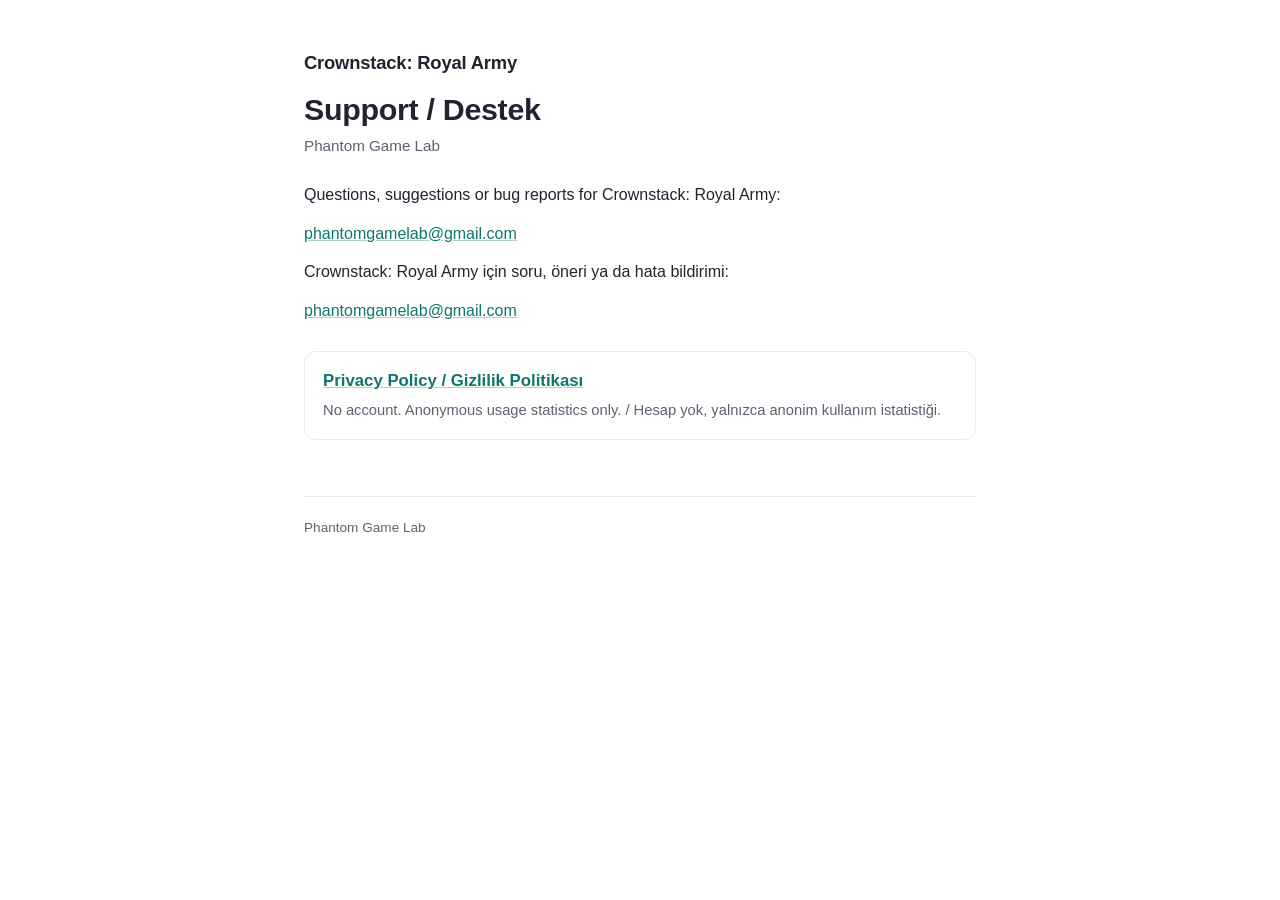
<file: docs/index.html>
<!doctype html>
<html lang="en">
<head>
<meta charset="utf-8" />
<meta name="viewport" content="width=device-width, initial-scale=1" />
<title>Crownstack: Royal Army — Support</title>
<link rel="stylesheet" href="style.css" />
</head>
<body>
<div class="page">
  <header class="top">
    <span class="brand">Crownstack: Royal Army</span>
  </header>
  <h1>Support / Destek</h1>
  <p class="updated">Phantom Game Lab</p>

  <p>Questions, suggestions or bug reports for Crownstack: Royal Army:</p>
  <p><a href="mailto:phantomgamelab@gmail.com">phantomgamelab@gmail.com</a></p>
  <p>Crownstack: Royal Army için soru, öneri ya da hata bildirimi:</p>
  <p><a href="mailto:phantomgamelab@gmail.com">phantomgamelab@gmail.com</a></p>

  <div class="card-links">
    <a href="privacy.html">
      <div class="title">Privacy Policy / Gizlilik Politikası</div>
      <div class="desc">No account. Anonymous usage statistics only. / Hesap yok, yalnızca anonim kullanım istatistiği.</div>
    </a>
  </div>

  <footer class="bottom">Phantom Game Lab</footer>
</div>
</body>
</html>
</file>
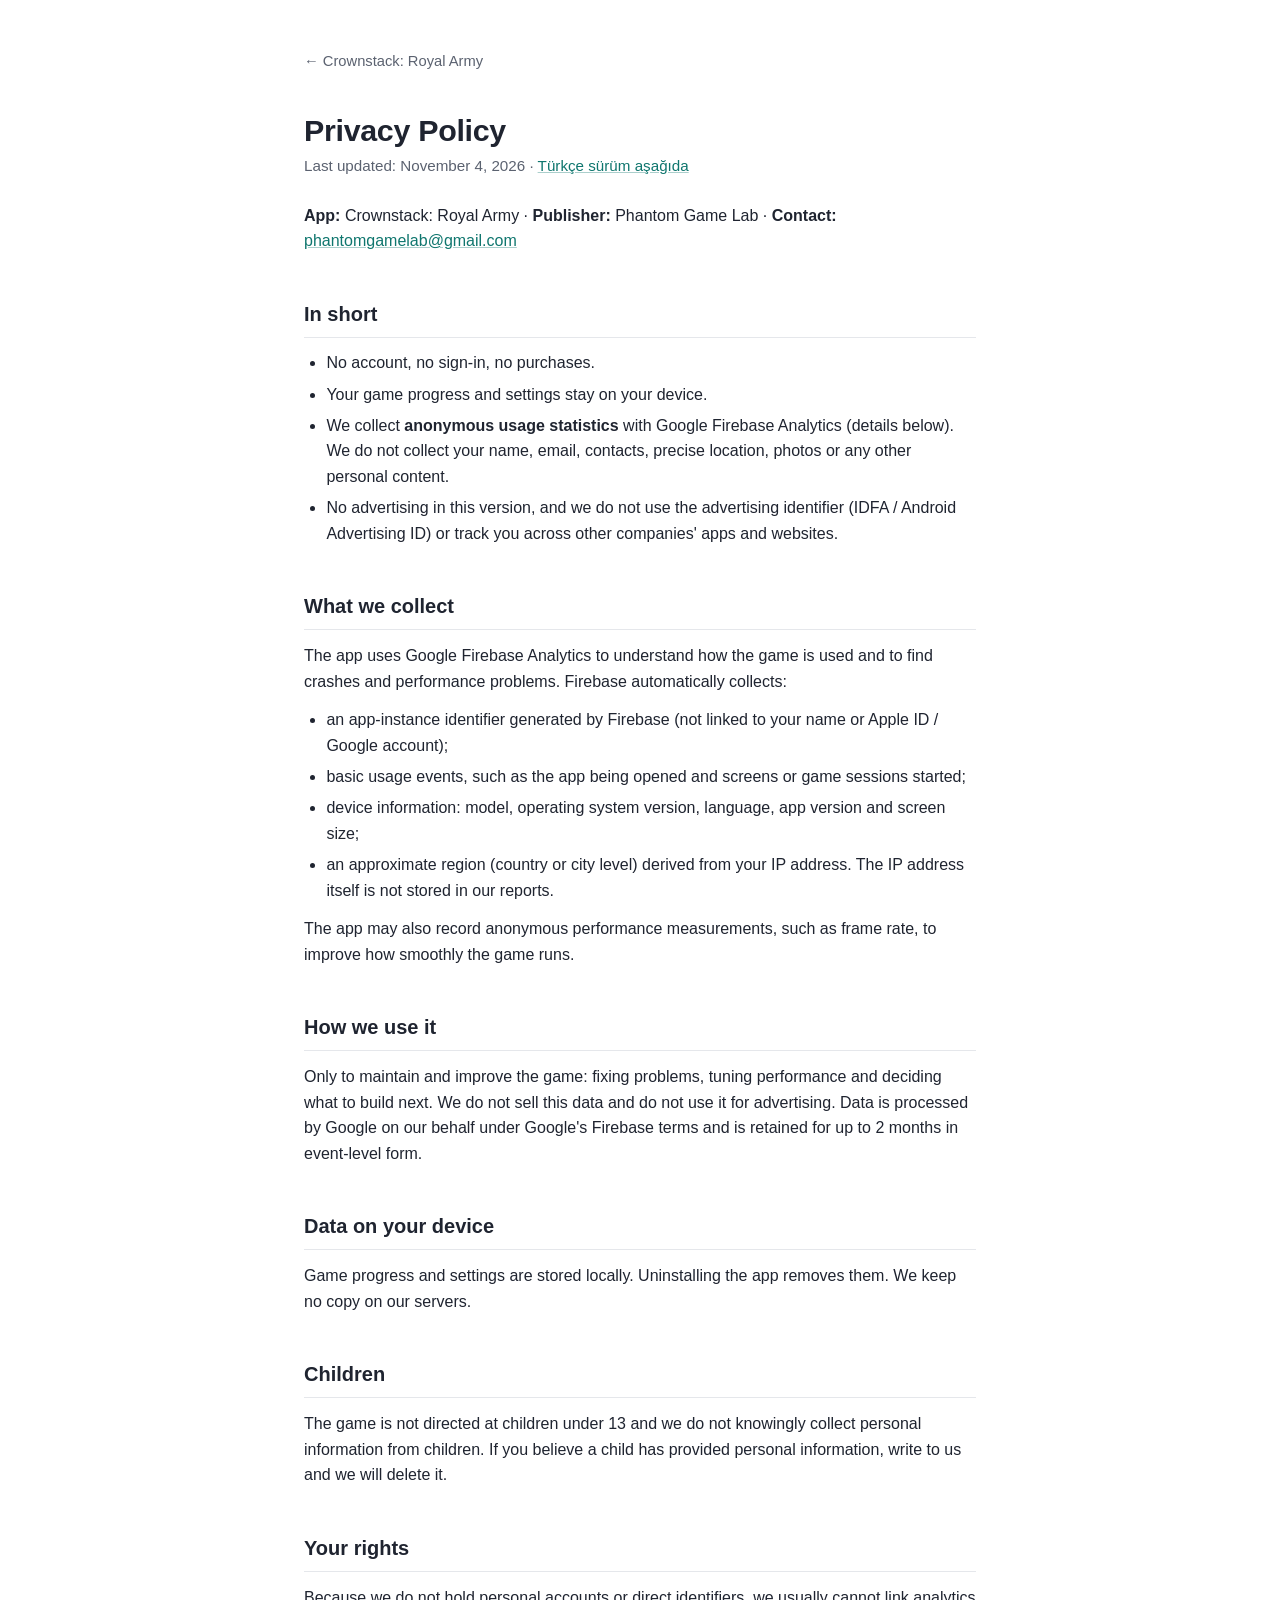
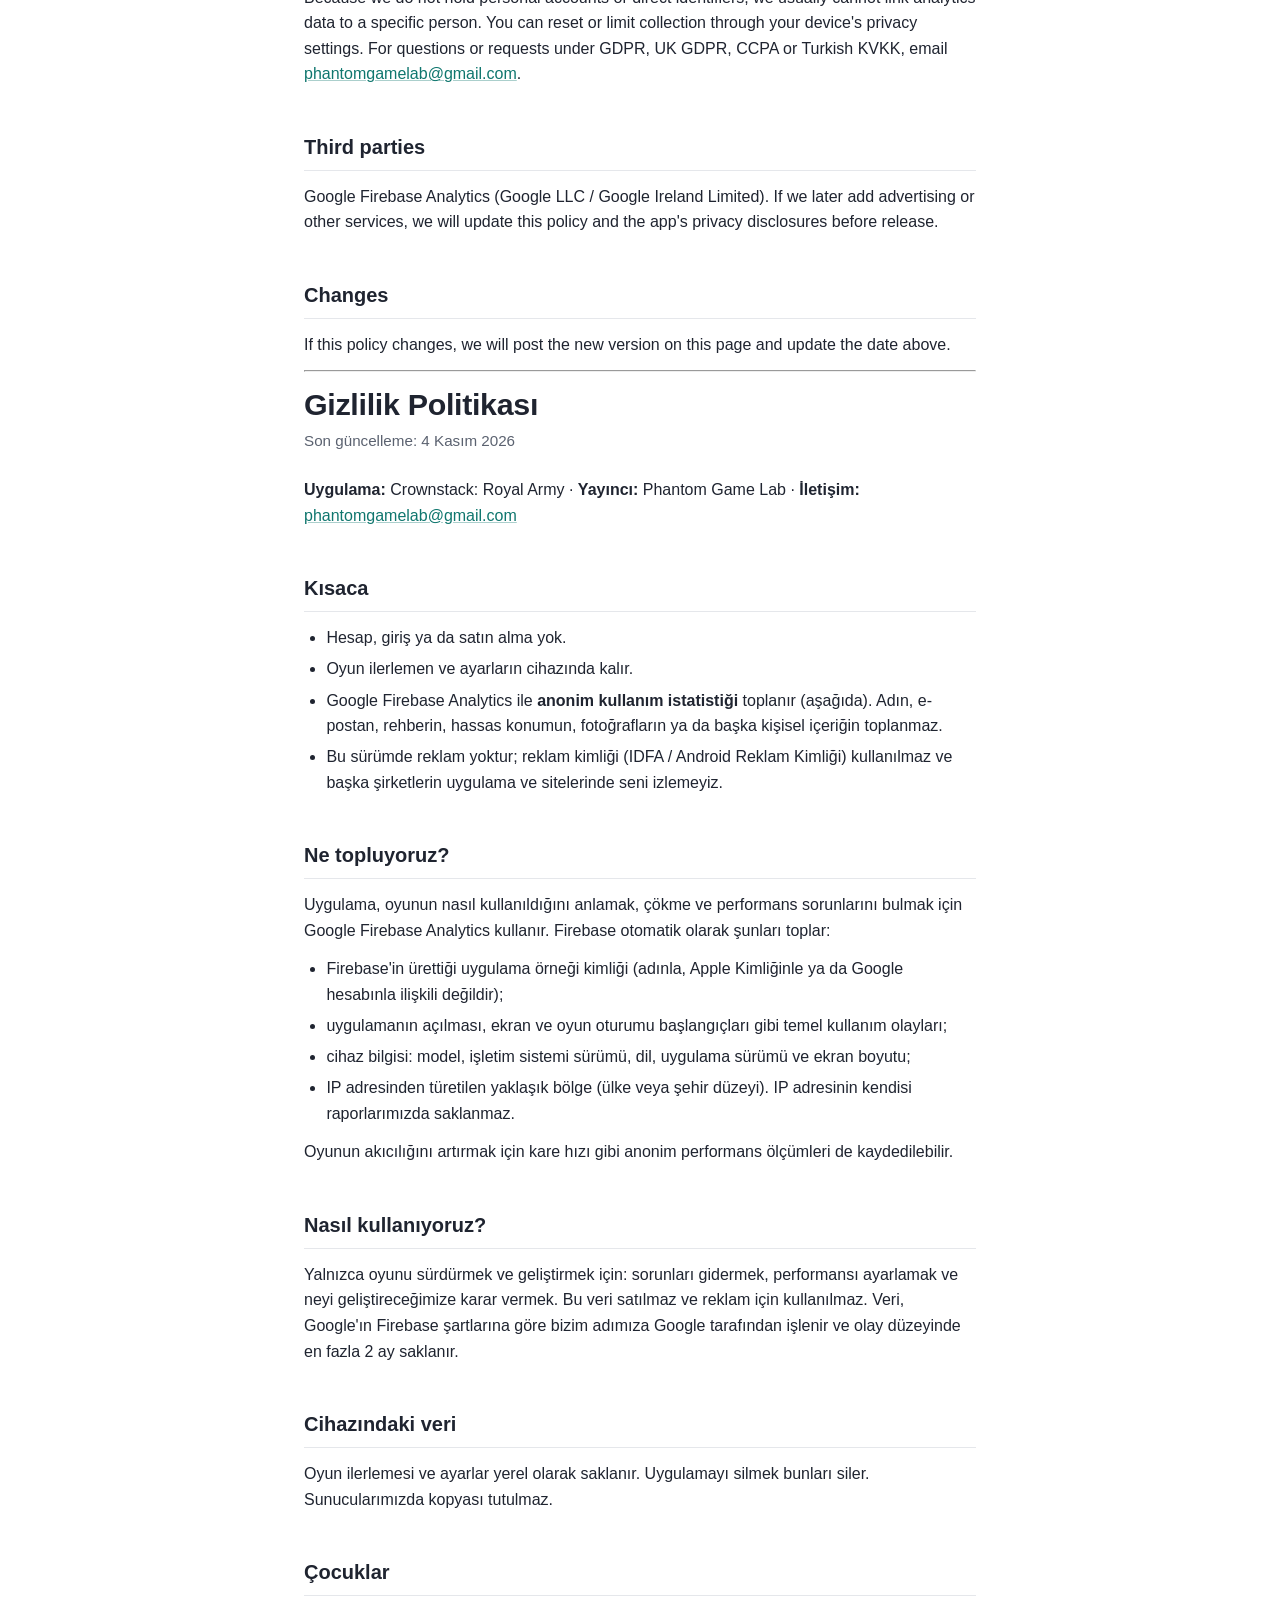
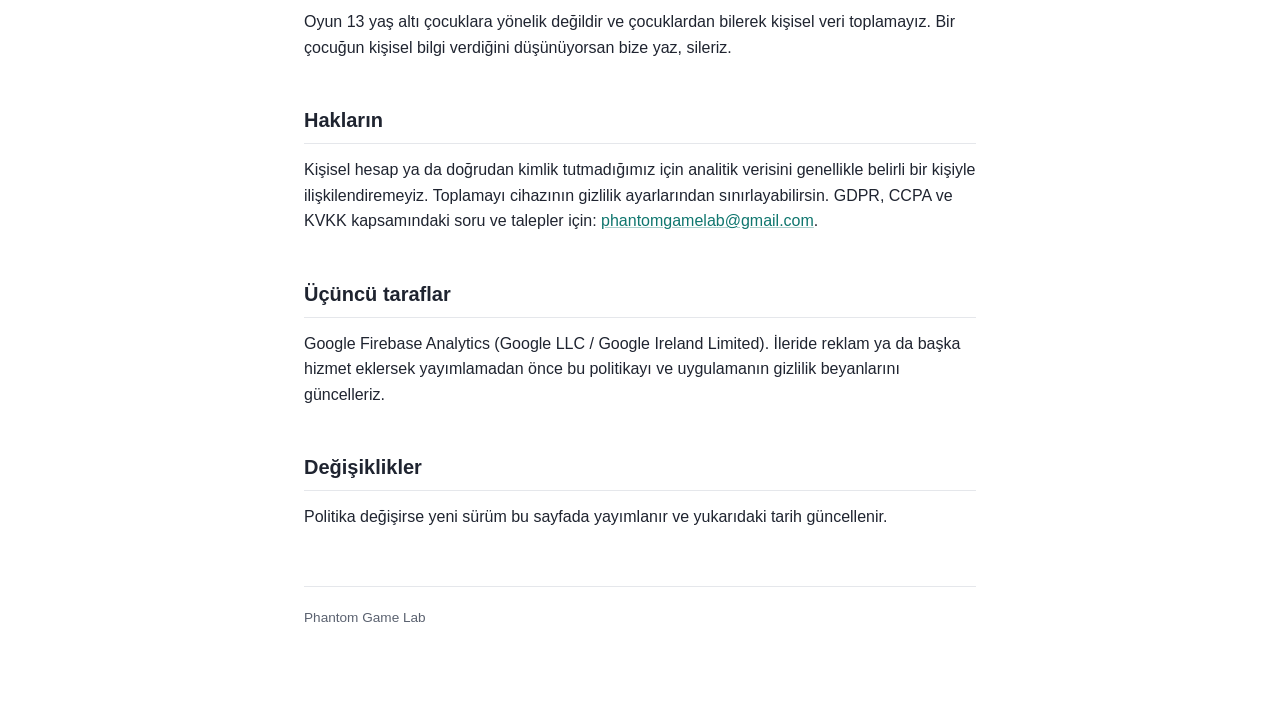
<file: docs/privacy.html>
<!doctype html>
<html lang="en">
<head>
<meta charset="utf-8" />
<meta name="viewport" content="width=device-width, initial-scale=1" />
<title>Crownstack: Royal Army — Privacy Policy / Gizlilik Politikası</title>
<link rel="stylesheet" href="style.css" />
</head>
<body>
<div class="page">
  <a class="back-link" href="./">← Crownstack: Royal Army</a>
  <h1>Privacy Policy</h1>
  <p class="updated">Last updated: November 4, 2026 · <a href="#tr">Türkçe sürüm aşağıda</a></p>

  <p><strong>App:</strong> Crownstack: Royal Army · <strong>Publisher:</strong> Phantom Game Lab · <strong>Contact:</strong> <a href="mailto:phantomgamelab@gmail.com">phantomgamelab@gmail.com</a></p>

  <h2>In short</h2>
  <ul>
    <li>No account, no sign-in, no purchases.</li>
    <li>Your game progress and settings stay on your device.</li>
    <li>We collect <strong>anonymous usage statistics</strong> with Google Firebase Analytics (details below). We do not collect your name, email, contacts, precise location, photos or any other personal content.</li>
    <li>No advertising in this version, and we do not use the advertising identifier (IDFA / Android Advertising ID) or track you across other companies' apps and websites.</li>
  </ul>

  <h2>What we collect</h2>
  <p>The app uses Google Firebase Analytics to understand how the game is used and to find crashes and performance problems. Firebase automatically collects:</p>
  <ul>
    <li>an app-instance identifier generated by Firebase (not linked to your name or Apple ID / Google account);</li>
    <li>basic usage events, such as the app being opened and screens or game sessions started;</li>
    <li>device information: model, operating system version, language, app version and screen size;</li>
    <li>an approximate region (country or city level) derived from your IP address. The IP address itself is not stored in our reports.</li>
  </ul>
  <p>The app may also record anonymous performance measurements, such as frame rate, to improve how smoothly the game runs.</p>

  <h2>How we use it</h2>
  <p>Only to maintain and improve the game: fixing problems, tuning performance and deciding what to build next. We do not sell this data and do not use it for advertising. Data is processed by Google on our behalf under Google's Firebase terms and is retained for up to 2 months in event-level form.</p>

  <h2>Data on your device</h2>
  <p>Game progress and settings are stored locally. Uninstalling the app removes them. We keep no copy on our servers.</p>

  <h2>Children</h2>
  <p>The game is not directed at children under 13 and we do not knowingly collect personal information from children. If you believe a child has provided personal information, write to us and we will delete it.</p>

  <h2>Your rights</h2>
  <p>Because we do not hold personal accounts or direct identifiers, we usually cannot link analytics data to a specific person. You can reset or limit collection through your device's privacy settings. For questions or requests under GDPR, UK GDPR, CCPA or Turkish KVKK, email <a href="mailto:phantomgamelab@gmail.com">phantomgamelab@gmail.com</a>.</p>

  <h2>Third parties</h2>
  <p>Google Firebase Analytics (Google LLC / Google Ireland Limited). If we later add advertising or other services, we will update this policy and the app's privacy disclosures before release.</p>

  <h2>Changes</h2>
  <p>If this policy changes, we will post the new version on this page and update the date above.</p>

  <hr id="tr" />

  <h1>Gizlilik Politikası</h1>
  <p class="updated">Son güncelleme: 4 Kasım 2026</p>

  <p><strong>Uygulama:</strong> Crownstack: Royal Army · <strong>Yayıncı:</strong> Phantom Game Lab · <strong>İletişim:</strong> <a href="mailto:phantomgamelab@gmail.com">phantomgamelab@gmail.com</a></p>

  <h2>Kısaca</h2>
  <ul>
    <li>Hesap, giriş ya da satın alma yok.</li>
    <li>Oyun ilerlemen ve ayarların cihazında kalır.</li>
    <li>Google Firebase Analytics ile <strong>anonim kullanım istatistiği</strong> toplanır (aşağıda). Adın, e-postan, rehberin, hassas konumun, fotoğrafların ya da başka kişisel içeriğin toplanmaz.</li>
    <li>Bu sürümde reklam yoktur; reklam kimliği (IDFA / Android Reklam Kimliği) kullanılmaz ve başka şirketlerin uygulama ve sitelerinde seni izlemeyiz.</li>
  </ul>

  <h2>Ne topluyoruz?</h2>
  <p>Uygulama, oyunun nasıl kullanıldığını anlamak, çökme ve performans sorunlarını bulmak için Google Firebase Analytics kullanır. Firebase otomatik olarak şunları toplar:</p>
  <ul>
    <li>Firebase'in ürettiği uygulama örneği kimliği (adınla, Apple Kimliğinle ya da Google hesabınla ilişkili değildir);</li>
    <li>uygulamanın açılması, ekran ve oyun oturumu başlangıçları gibi temel kullanım olayları;</li>
    <li>cihaz bilgisi: model, işletim sistemi sürümü, dil, uygulama sürümü ve ekran boyutu;</li>
    <li>IP adresinden türetilen yaklaşık bölge (ülke veya şehir düzeyi). IP adresinin kendisi raporlarımızda saklanmaz.</li>
  </ul>
  <p>Oyunun akıcılığını artırmak için kare hızı gibi anonim performans ölçümleri de kaydedilebilir.</p>

  <h2>Nasıl kullanıyoruz?</h2>
  <p>Yalnızca oyunu sürdürmek ve geliştirmek için: sorunları gidermek, performansı ayarlamak ve neyi geliştireceğimize karar vermek. Bu veri satılmaz ve reklam için kullanılmaz. Veri, Google'ın Firebase şartlarına göre bizim adımıza Google tarafından işlenir ve olay düzeyinde en fazla 2 ay saklanır.</p>

  <h2>Cihazındaki veri</h2>
  <p>Oyun ilerlemesi ve ayarlar yerel olarak saklanır. Uygulamayı silmek bunları siler. Sunucularımızda kopyası tutulmaz.</p>

  <h2>Çocuklar</h2>
  <p>Oyun 13 yaş altı çocuklara yönelik değildir ve çocuklardan bilerek kişisel veri toplamayız. Bir çocuğun kişisel bilgi verdiğini düşünüyorsan bize yaz, sileriz.</p>

  <h2>Hakların</h2>
  <p>Kişisel hesap ya da doğrudan kimlik tutmadığımız için analitik verisini genellikle belirli bir kişiyle ilişkilendiremeyiz. Toplamayı cihazının gizlilik ayarlarından sınırlayabilirsin. GDPR, CCPA ve KVKK kapsamındaki soru ve talepler için: <a href="mailto:phantomgamelab@gmail.com">phantomgamelab@gmail.com</a>.</p>

  <h2>Üçüncü taraflar</h2>
  <p>Google Firebase Analytics (Google LLC / Google Ireland Limited). İleride reklam ya da başka hizmet eklersek yayımlamadan önce bu politikayı ve uygulamanın gizlilik beyanlarını güncelleriz.</p>

  <h2>Değişiklikler</h2>
  <p>Politika değişirse yeni sürüm bu sayfada yayımlanır ve yukarıdaki tarih güncellenir.</p>

  <footer class="bottom">Phantom Game Lab</footer>
</div>
</body>
</html>
</file>
<file: docs/style.css>
:root {
  color-scheme: light;
  --bg: #ffffff;
  --text: #1f2430;
  --muted: #5b6270;
  --accent: #0f766e;
  --accent-soft: #ecfdf5;
  --border: #e5e7eb;
  --notice-bg: #fff7ed;
  --notice-border: #fdba74;
  --notice-text: #7c2d12;
}

* {
  box-sizing: border-box;
}

body {
  margin: 0;
  padding: 0;
  background: var(--bg);
  color: var(--text);
  font-family: -apple-system, BlinkMacSystemFont, "Segoe UI", Roboto, Helvetica,
    Arial, sans-serif;
  line-height: 1.6;
}

.page {
  max-width: 720px;
  margin: 0 auto;
  padding: 48px 24px 96px;
}

header.top {
  display: flex;
  align-items: center;
  gap: 12px;
  margin-bottom: 8px;
}

header.top .logo {
  font-size: 1.4rem;
}

header.top .brand {
  font-weight: 700;
  font-size: 1.15rem;
  letter-spacing: -0.01em;
}

.updated {
  color: var(--muted);
  font-size: 0.95rem;
  margin-top: -4px;
  margin-bottom: 24px;
}

h1 {
  font-size: 1.9rem;
  margin: 8px 0 4px;
  letter-spacing: -0.01em;
}

h2 {
  font-size: 1.25rem;
  margin-top: 2.2em;
  margin-bottom: 0.6em;
  color: var(--text);
  border-bottom: 1px solid var(--border);
  padding-bottom: 0.35em;
}

p {
  margin: 0.8em 0;
}

ul {
  margin: 0.8em 0;
  padding-left: 1.4em;
}

li {
  margin: 0.35em 0;
}

a {
  color: var(--accent);
  text-decoration: underline;
  text-decoration-color: rgba(15, 118, 110, 0.35);
}

a:hover {
  text-decoration-color: currentColor;
}

strong {
  font-weight: 600;
}

.notice {
  background: var(--notice-bg);
  border: 1px solid var(--notice-border);
  color: var(--notice-text);
  border-radius: 10px;
  padding: 14px 16px;
  font-size: 0.95rem;
  margin: 20px 0 32px;
}

.notice p {
  margin: 0;
}

.card-links {
  display: flex;
  flex-direction: column;
  gap: 12px;
  margin-top: 28px;
}

.card-links a {
  display: block;
  text-decoration: none;
  color: var(--text);
  border: 1px solid var(--border);
  border-radius: 12px;
  padding: 16px 18px;
  transition: border-color 0.15s ease, background 0.15s ease;
}

.card-links a:hover {
  border-color: var(--accent);
  background: var(--accent-soft);
}

.card-links .title {
  font-weight: 600;
  font-size: 1.05rem;
  color: var(--accent);
  text-decoration: underline;
  text-decoration-color: rgba(15, 118, 110, 0.35);
}

.card-links .desc {
  color: var(--muted);
  font-size: 0.92rem;
  margin-top: 4px;
}

footer.bottom {
  margin-top: 56px;
  padding-top: 20px;
  border-top: 1px solid var(--border);
  color: var(--muted);
  font-size: 0.85rem;
}

footer.bottom a {
  color: var(--muted);
}

.back-link {
  display: inline-block;
  margin-bottom: 24px;
  font-size: 0.92rem;
  color: var(--muted);
  text-decoration: none;
}

.back-link:hover {
  color: var(--accent);
}
</file>
